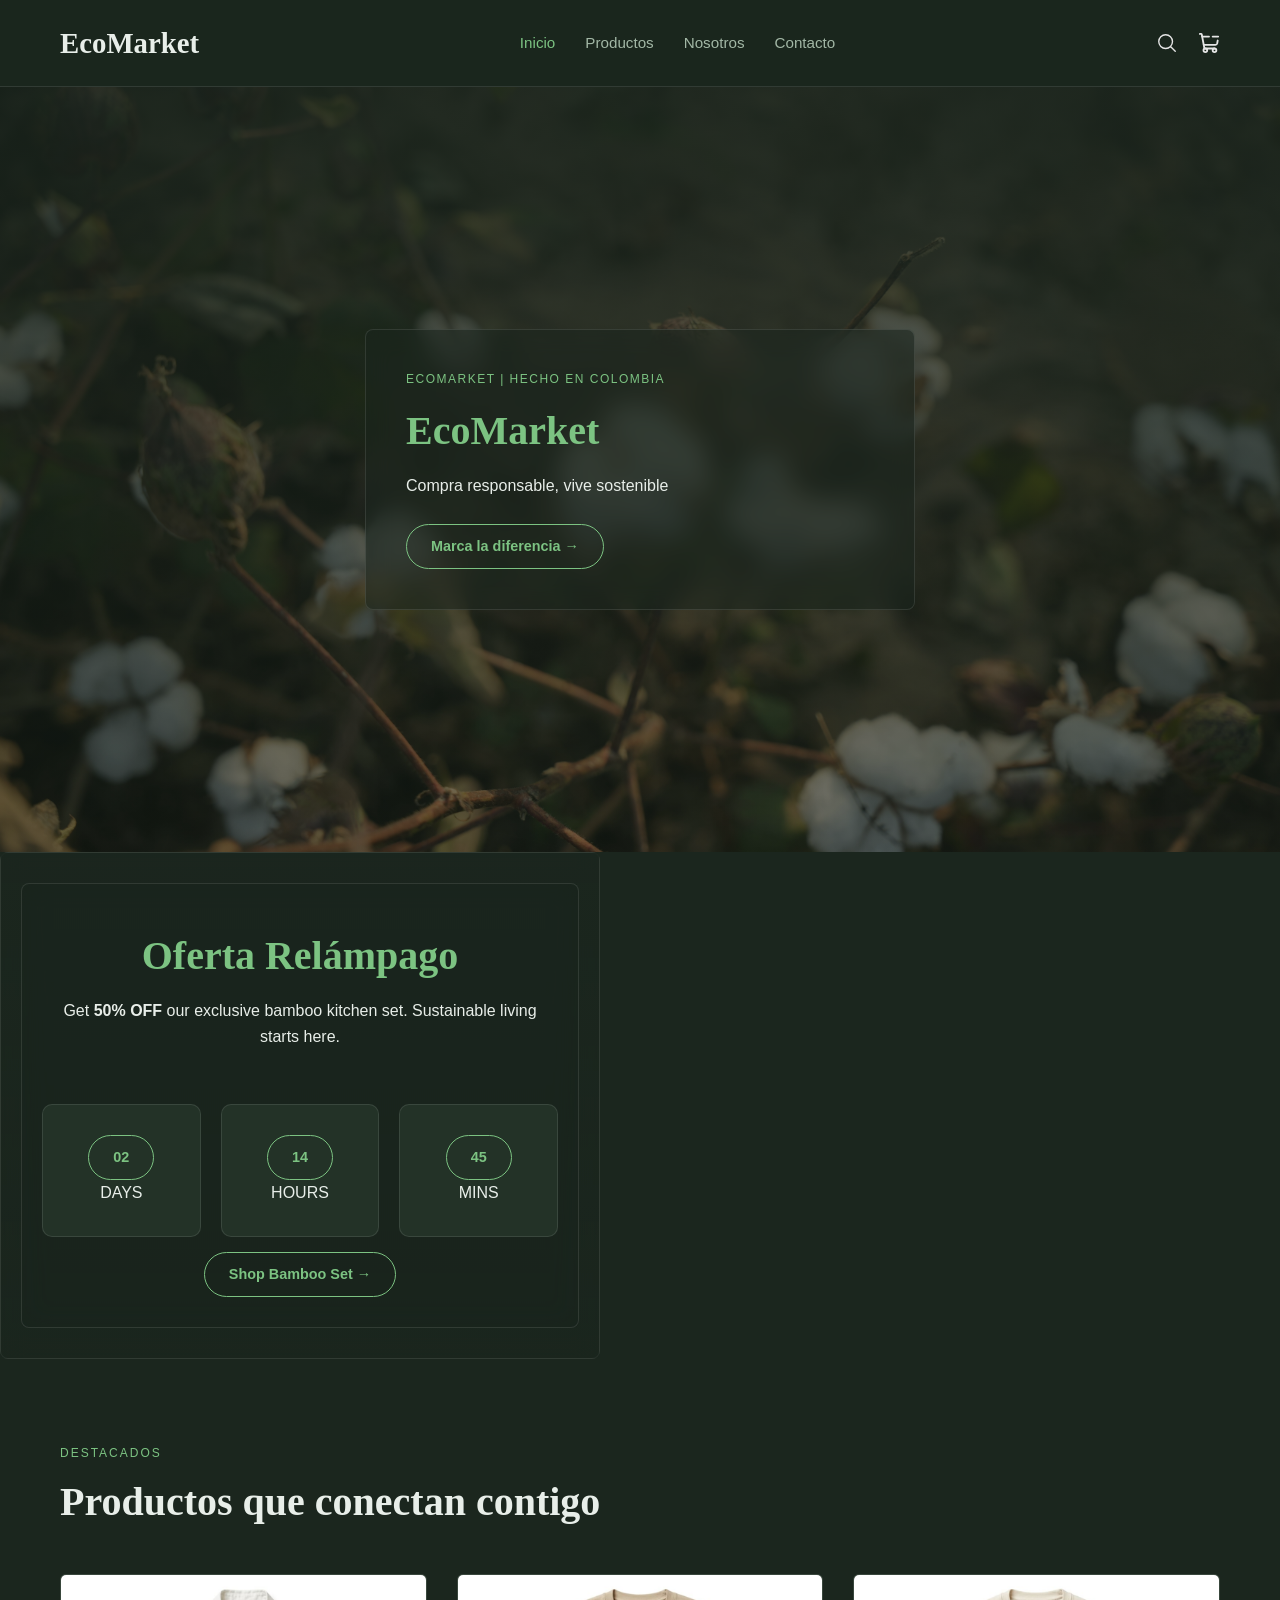
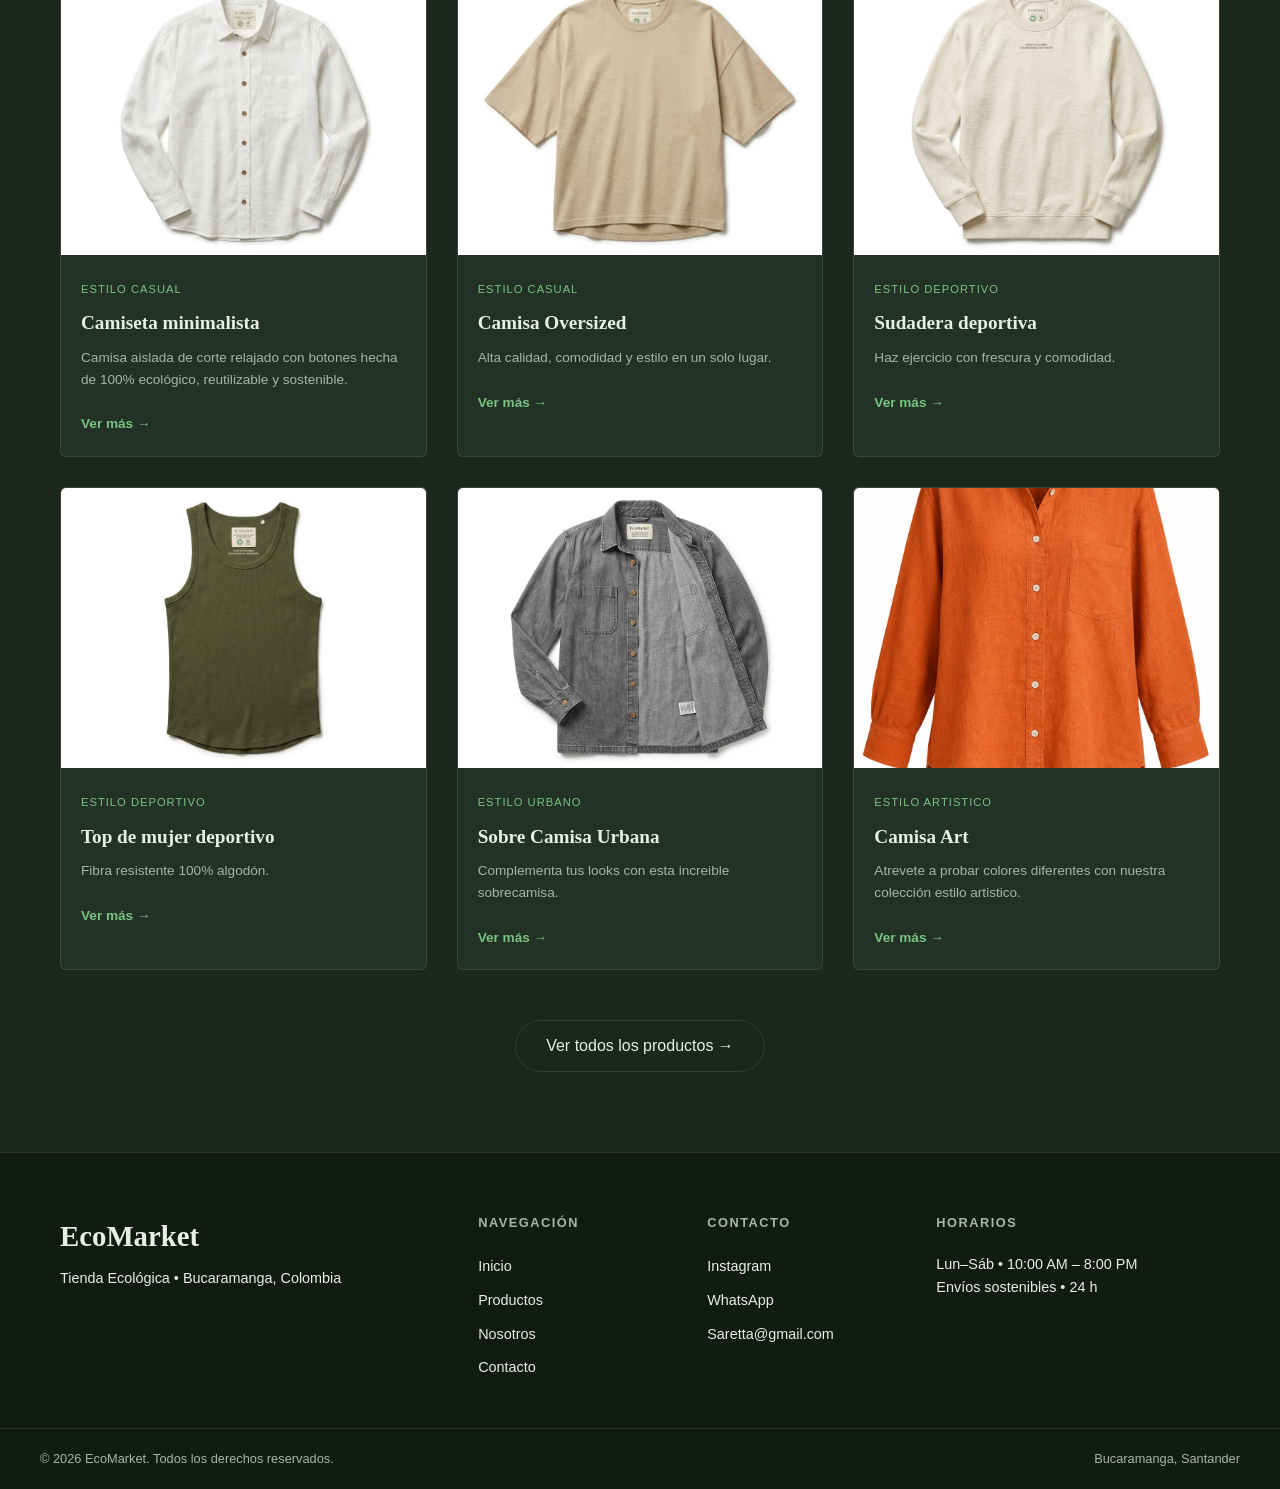
<file: index.html>
<!DOCTYPE html>
<html lang="es">
<head>
    <meta charset="UTF-8">
    <meta name="viewport" content="width=device-width, initial-scale=1.0">
    <title>EcoMarket | Inicio</title>
    <meta name="description" content="EcoMarket - Tienda en línea de productos ecológicos, reutilizables y sustentables.">
    
    <!-- Hojas de estilo CSS -->
    <link rel="stylesheet" href="css/main.css">
    <link rel="stylesheet" href="css/layout.css">
    <link rel="stylesheet" href="css/components.css">
    <link rel="stylesheet" href="css/animations.css">
</head>
<body>

<header class="main-header">
    <div class="header-container">
        <a href="index.html" class="logo">EcoMarket</a>
        
        <!-- Menú principal (se oculta en celular) -->
        <nav class="nav-menu">
            <ul>
                <li><a href="index.html" class="active">Inicio</a></li>
                <li><a href="views/products.html">Productos</a></li>
                <li><a href="views/sobre-nosotros.html">Nosotros</a></li>
                <li><a href="views/contacto.html">Contacto</a></li>
            </ul>
        </nav>

        <!-- Acciones del header -->
        <div class="header-actions">
            <!-- Icono Hamburguesa (Solo visible en celular) -->
            <a href="#menu" class="icon-link menu-toggle" aria-label="Menú">
                <img src="img/icons/menu.svg" alt="Menú" class="header-icon">
            </a>
            <a href="#buscar" class="icon-link" aria-label="Búsqueda">
                <img src="img/icons/lupa.svg" alt="Búsqueda" class="header-icon">
            </a>
<label for="cart-toggle" class="cart-icon-btn">
<span 
                <a href="#carrito" class="icon-link" aria-label="Carrito de compras">
                <img src="img/icons/carrito.svg" alt="Carrito" class="header-icon">
            </a>
</header>

    <main>
        <!-- Banner Principal (Hero Section) -->
        <section class="hero-section">
            <div class="hero-backdrop"></div>
            <div class="hero-card">
                <span class="hero-tagline">EcoMarket | Hecho en Colombia</span>
                <h1 class="hero-title">EcoMarket</h1>
                <p class="hero-subtitle">Compra responsable, vive sostenible</p>
                <a href="views/products.html" class="cta-button">Marca la diferencia &rarr;</a>
            </div>
        </section>

        <section class="Oferta">
            <div class="oferta-card">
            <div class="hero-backdrop"></div>
            <div class="oferta-card">
            <h2 class="hero-title">Oferta Relámpago</h2>
            <p class="oferta-subtitle"> Get <b> 50% OFF</b> our exclusive bamboo kitchen set. Sustainable living starts here. </p>
            <div class="testimonials-carousel"> </div>
            <div class="section-header center">

            </div>
            <div class="testimonials-carousel">

            <div class="testimonial-card">
            <p class="oferta-button"> 02 </p>
            <p class="oferta-subtitle">DAYS</p>
            </div>

            <div class="testimonial-card">
            <p class="oferta-button"> 14 </p>
            <p class="oferta-subtitle">HOURS</p>
            </div>

            <div class="testimonial-card">
            <p class="oferta-button"> 45 </p>
            <p class="oferta-subtitle">MINS</p>
            </div>
            </div>
            <a href="views/products.html" class="oferta-button">Shop Bamboo Set &rarr;</a>
            </div>

        </section>

        <!-- Productos Destacados -->
        <section class="featured-section">
            <div class="section-header">
                <span class="section-tag">DESTACADOS</span>
                <h2>Productos que conectan contigo</h2>
            </div>

            <div class="products-grid">
                <!-- Tarjeta 1 -->
                <article class="product-card">
                    <div class="card-image-wrapper">
                        <img src="img/products/Camiseta-Casual .jpg" alt="Bolsa de Algodón Orgánico">
                    </div>
                    <div class="card-body">
                        <span class="product-category">ESTILO CASUAL</span>
                        <h3 class="product-title">Camiseta minimalista</h3>
                        <p class="product-desc">Camisa aislada de corte relajado con botones hecha de 100% ecológico, reutilizable y sostenible.</p>
                        <a href="views/products.html" class="card-button">Ver más &rarr;</a>
                    </div>
                </article>

                <!-- Tarjeta 2 -->
                <article class="product-card">
                    <div class="card-image-wrapper">
                        <img src="img/products/Camiseta-Casual.jpg" alt="Cepillo de Bambú">
                    </div>
                    <div class="card-body">
                        <span class="product-category">ESTILO CASUAL</span>
                        <h3 class="product-title">Camisa Oversized</h3>
                        <p class="product-desc">Alta calidad, comodidad y estilo en un solo lugar.</p>
                        <a href="views/products.html" class="card-button">Ver más &rarr;</a>
                    </div>
                </article>

                <!-- Tarjeta 3 -->
                <article class="product-card">
                    <div class="card-image-wrapper">
                        <img src="img/products/Sudadera-Deportivo.jpg" alt="Termo de Acero Inoxidable">
                    </div>
                    <div class="card-body">
                        <span class="product-category">ESTILO DEPORTIVO</span>
                        <h3 class="product-title">Sudadera deportiva</h3>
                        <p class="product-desc">Haz ejercicio con frescura y comodidad.</p>
                        <a href="views/products.html" class="card-button">Ver más &rarr;</a>
                    </div>
                </article>

                <!-- Tarjeta 4 -->
                <article class="product-card">
                    <div class="card-image-wrapper">
                        <img src="img/products/Top-Deportivo.jpg" alt="Juego de Cubiertos en Bambú">
                    </div>
                    <div class="card-body">
                        <span class="product-category">ESTILO DEPORTIVO</span>
                        <h3 class="product-title">Top de mujer deportivo</h3>
                        <p class="product-desc">Fibra resistente 100% algodón.</p>
                        <a href="views/products.html" class="card-button">Ver más &rarr;</a>
                    </div>
                </article>

                <!-- Tarjeta 5 -->
                <article class="product-card">
                    <div class="card-image-wrapper">
                        <img src="img/products/Sobre-camisa-Urbana.jpg" alt="Jabón Artesanal Natural">
                    </div>
                    <div class="card-body">
                        <span class="product-category">ESTILO URBANO</span>
                        <h3 class="product-title">Sobre Camisa Urbana</h3>
                        <p class="product-desc">Complementa tus looks con esta increible sobrecamisa.</p>
                        <a href="views/products.html" class="card-button">Ver más &rarr;</a>
                    </div>
                </article>

                <!-- Tarjeta 6 -->
                <article class="product-card">
                    <div class="card-image-wrapper">
                        <img src="img/products/Camisa-Art.jpg" alt="Vela Aromática de Soja">
                    </div>
                    <div class="card-body">
                        <span class="product-category">ESTILO ARTISTICO</span>
                        <h3 class="product-title">Camisa Art</h3>
                        <p class="product-desc">Atrevete a probar colores diferentes con nuestra colección estilo artistico.</p>
                        <a href="views/products.html" class="card-button">Ver más &rarr;</a>
                    </div>
                </article>
            </div>

            <div class="catalog-cta">
<a href="views/products.html" class="view-all-button">Ver todos los productos &rarr;</a>
            </div>
        </section>
    </main>

    <!-- Pie de Página (Footer) -->
    <footer class="main-footer">
        <div class="footer-container">
            <div class="footer-col brand-col">
                <h3 class="footer-logo">EcoMarket</h3>
                <p class="footer-subtext">Tienda Ecológica • Bucaramanga, Colombia</p>
            </div>

            <div class="footer-col">
                <h4>NAVEGACIÓN</h4>
                <ul>
                    <li><a href="index.html">Inicio</a></li>
                    <li><a href="views/products.html">Productos</a></li>
                    <li><a href="views/sobre-nosotros.html">Nosotros</a></li>
                    <li><a href="views/contacto.html">Contacto</a></li>
                </ul>
            </div>

            <div class="footer-col">
                <h4>CONTACTO</h4>
                <ul>
                    <li><a href="https://instagram.com" target="_blank" rel="noopener">Instagram</a></li>
                    <li><a href="https://whatsapp.com" target="_blank" rel="noopener">WhatsApp</a></li>
                    <li><a href="mailto:saretta">Saretta@gmail.com</a></li>
                </ul>
            </div>

            <div class="footer-col">
                <h4>HORARIOS</h4>
                <p>Lun–Sáb • 10:00 AM – 8:00 PM</p>
                <p>Envíos sostenibles • 24 h</p>
            </div>
        </div>

        <div class="footer-bottom">
            <div class="footer-bottom-container">
                <p>&copy; 2026 EcoMarket. Todos los derechos reservados.</p>
                <p>Bucaramanga, Santander</p>
            </div>
        </div>
    </footer>

</body>
</html>
</file>
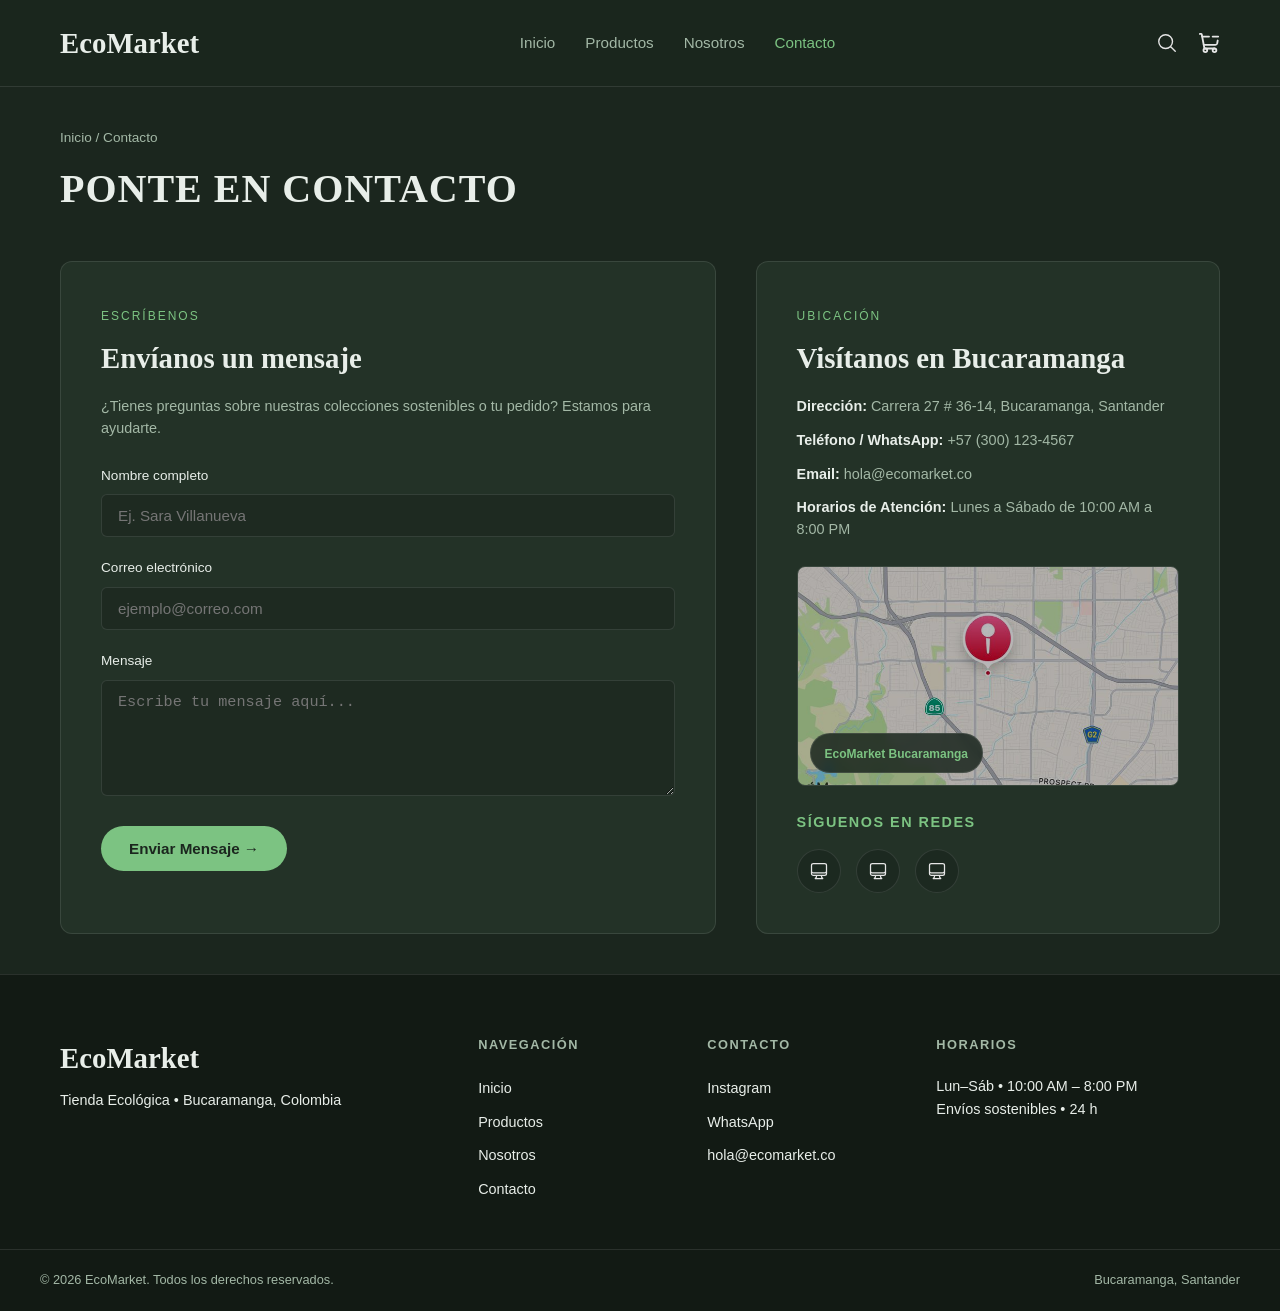
<file: views/contacto.html>
<!DOCTYPE html>
<html lang="es">
<head>
    <meta charset="UTF-8">
    <meta name="viewport" content="width=device-width, initial-scale=1.0">
    <title>EcoMarket | Contacto</title>
    <meta name="description" content="Ponte en contacto con el equipo de EcoMarket en Bucaramanga.">
    
    <!-- Hojas de estilo CSS (Rutas relativas desde views/) -->
    <link rel="stylesheet" href="../css/main.css">
    <link rel="stylesheet" href="../css/layout.css">
    <link rel="stylesheet" href="../css/components.css">
    <link rel="stylesheet" href="../css/animations.css">
</head>
<body>

    <!-- Encabezado (Header) -->
    <header class="main-header">
        <div class="header-container">
            <a href="../index.html" class="logo">EcoMarket</a>
            
            <nav class="nav-menu">
                <ul>
                    <li><a href="../index.html">Inicio</a></li>
                    <li><a href="productos.html">Productos</a></li>
                    <li><a href="sobre-nosotros.html">Nosotros</a></li>
                    <li><a href="contacto.html" class="active">Contacto</a></li>
                </ul>
            </nav>

            <div class="header-actions">
                <a href="#menu" class="icon-link menu-toggle" aria-label="Menú">
                    <img src="../img/icons/menu.svg" alt="Menú" class="header-icon">
                </a>
                <a href="#buscar" class="icon-link" aria-label="Búsqueda">
                    <img src="../img/icons/lupa.svg" alt="Búsqueda" class="header-icon">
                </a>
                <a href="#carrito" class="icon-link" aria-label="Carrito de compras">
                    <img src="../img/icons/carrito.svg" alt="Carrito" class="header-icon">
                </a>
            </div>
        </div>
    </header>

    <main class="contact-main">
        <!-- Breadcrumbs y Título -->
        <div class="contact-header-container">
            <nav class="breadcrumbs">
                <a href="../index.html">Inicio</a> / <span>Contacto</span>
            </nav>
            <h1 class="contact-title">PONTE EN CONTACTO</h1>
        </div>

        <!-- Layout Principal: Formulario + Info & Mapa -->
        <div class="contact-layout">
            
            <!-- Formulario Inteligente con Validación Visual CSS -->
            <section class="contact-form-card">
                <span class="section-tag">ESCRÍBENOS</span>
                <h2>Envíanos un mensaje</h2>
                <p class="form-description">¿Tienes preguntas sobre nuestras colecciones sostenibles o tu pedido? Estamos para ayudarte.</p>

                <form class="intelligent-form" action="#" method="POST" novalidate>
                    <div class="form-group">
                        <label for="nombre">Nombre completo</label>
                        <input type="text" id="nombre" name="nombre" placeholder="Ej. Sara Villanueva" required minlength="3">
                        <span class="field-msg invalid-msg">Por favor ingresa tu nombre (mínimo 3 caracteres).</span>
                    </div>

                    <div class="form-group">
                        <label for="email">Correo electrónico</label>
                        <input type="email" id="email" name="email" placeholder="ejemplo@correo.com" required>
                        <span class="field-msg invalid-msg">Ingresa un correo electrónico válido.</span>
                    </div>

                    <div class="form-group">
                        <label for="mensaje">Mensaje</label>
                        <textarea id="mensaje" name="mensaje" rows="5" placeholder="Escribe tu mensaje aquí..." required minlength="10"></textarea>
                        <span class="field-msg invalid-msg">El mensaje debe contener al menos 10 caracteres.</span>
                    </div>

                    <button type="submit" class="submit-button">Enviar Mensaje &rarr;</button>
                </form>
            </section>

            <!-- Información, Mapa de Ubicación y Redes Sociales -->
            <aside class="contact-info-card">
                <span class="section-tag">UBICACIÓN</span>
                <h2>Visítanos en Bucaramanga</h2>
                
                <div class="info-details">
                    <p><strong>Dirección:</strong> Carrera 27 # 36-14, Bucaramanga, Santander</p>
                    <p><strong>Teléfono / WhatsApp:</strong> +57 (300) 123-4567</p>
                    <p><strong>Email:</strong> hola@ecomarket.co</p>
                    <p><strong>Horarios de Atención:</strong> Lunes a Sábado de 10:00 AM a 8:00 PM</p>
                </div>

                <!-- Mapa de Ubicación Estilizado -->
                <div class="map-container">
                    <img src="../img/hero/Cupertino.jpeg" alt="Mapa de ubicación EcoMarket Bucaramanga" class="static-map-img">
                    <div class="map-overlay">
                        <span class="map-badge">EcoMarket Bucaramanga</span>
                    </div>
                </div>

                <!-- Redes Sociales con animación scale al hacer hover -->
                <div class="social-links-section">
                    <h3>Síguenos en Redes</h3>
                    <div class="social-icons-wrapper">
                        <a href="https://instagram.com" target="_blank" rel="noopener" class="social-icon-btn" aria-label="Instagram">
                            <img src="../img/icons/redessociales.svg" alt="Instagram" class="social-icon">
                        </a>
                        <a href="https://facebook.com" target="_blank" rel="noopener" class="social-icon-btn" aria-label="Facebook">
                            <img src="../img/icons/redessociales.svg" alt="Facebook" class="social-icon">
                        </a>
                        <a href="https://whatsapp.com" target="_blank" rel="noopener" class="social-icon-btn" aria-label="WhatsApp">
                            <img src="../img/icons/redessociales.svg" alt="WhatsApp" class="social-icon">
                        </a>
                    </div>
                </div>
            </aside>

        </div>
    </main>

    <!-- Pie de Página (Footer) -->
    <footer class="main-footer">
        <div class="footer-container">
            <div class="footer-col brand-col">
                <h3 class="footer-logo">EcoMarket</h3>
                <p class="footer-subtext">Tienda Ecológica • Bucaramanga, Colombia</p>
            </div>

            <div class="footer-col">
                <h4>NAVEGACIÓN</h4>
                <ul>
                    <li><a href="../index.html">Inicio</a></li>
                    <li><a href="productos.html">Productos</a></li>
                    <li><a href="sobre-nosotros.html">Nosotros</a></li>
                    <li><a href="contacto.html">Contacto</a></li>
                </ul>
            </div>

            <div class="footer-col">
                <h4>CONTACTO</h4>
                <ul>
                    <li><a href="https://instagram.com" target="_blank" rel="noopener">Instagram</a></li>
                    <li><a href="https://whatsapp.com" target="_blank" rel="noopener">WhatsApp</a></li>
                    <li><a href="mailto:hola@ecomarket.co">hola@ecomarket.co</a></li>
                </ul>
            </div>

            <div class="footer-col">
                <h4>HORARIOS</h4>
                <p>Lun–Sáb • 10:00 AM – 8:00 PM</p>
                <p>Envíos sostenibles • 24 h</p>
            </div>
        </div>

        <div class="footer-bottom">
            <div class="footer-bottom-container">
                <p>&copy; 2026 EcoMarket. Todos los derechos reservados.</p>
                <p>Bucaramanga, Santander</p>
            </div>
        </div>
    </footer>

</body>
</html>
</file>
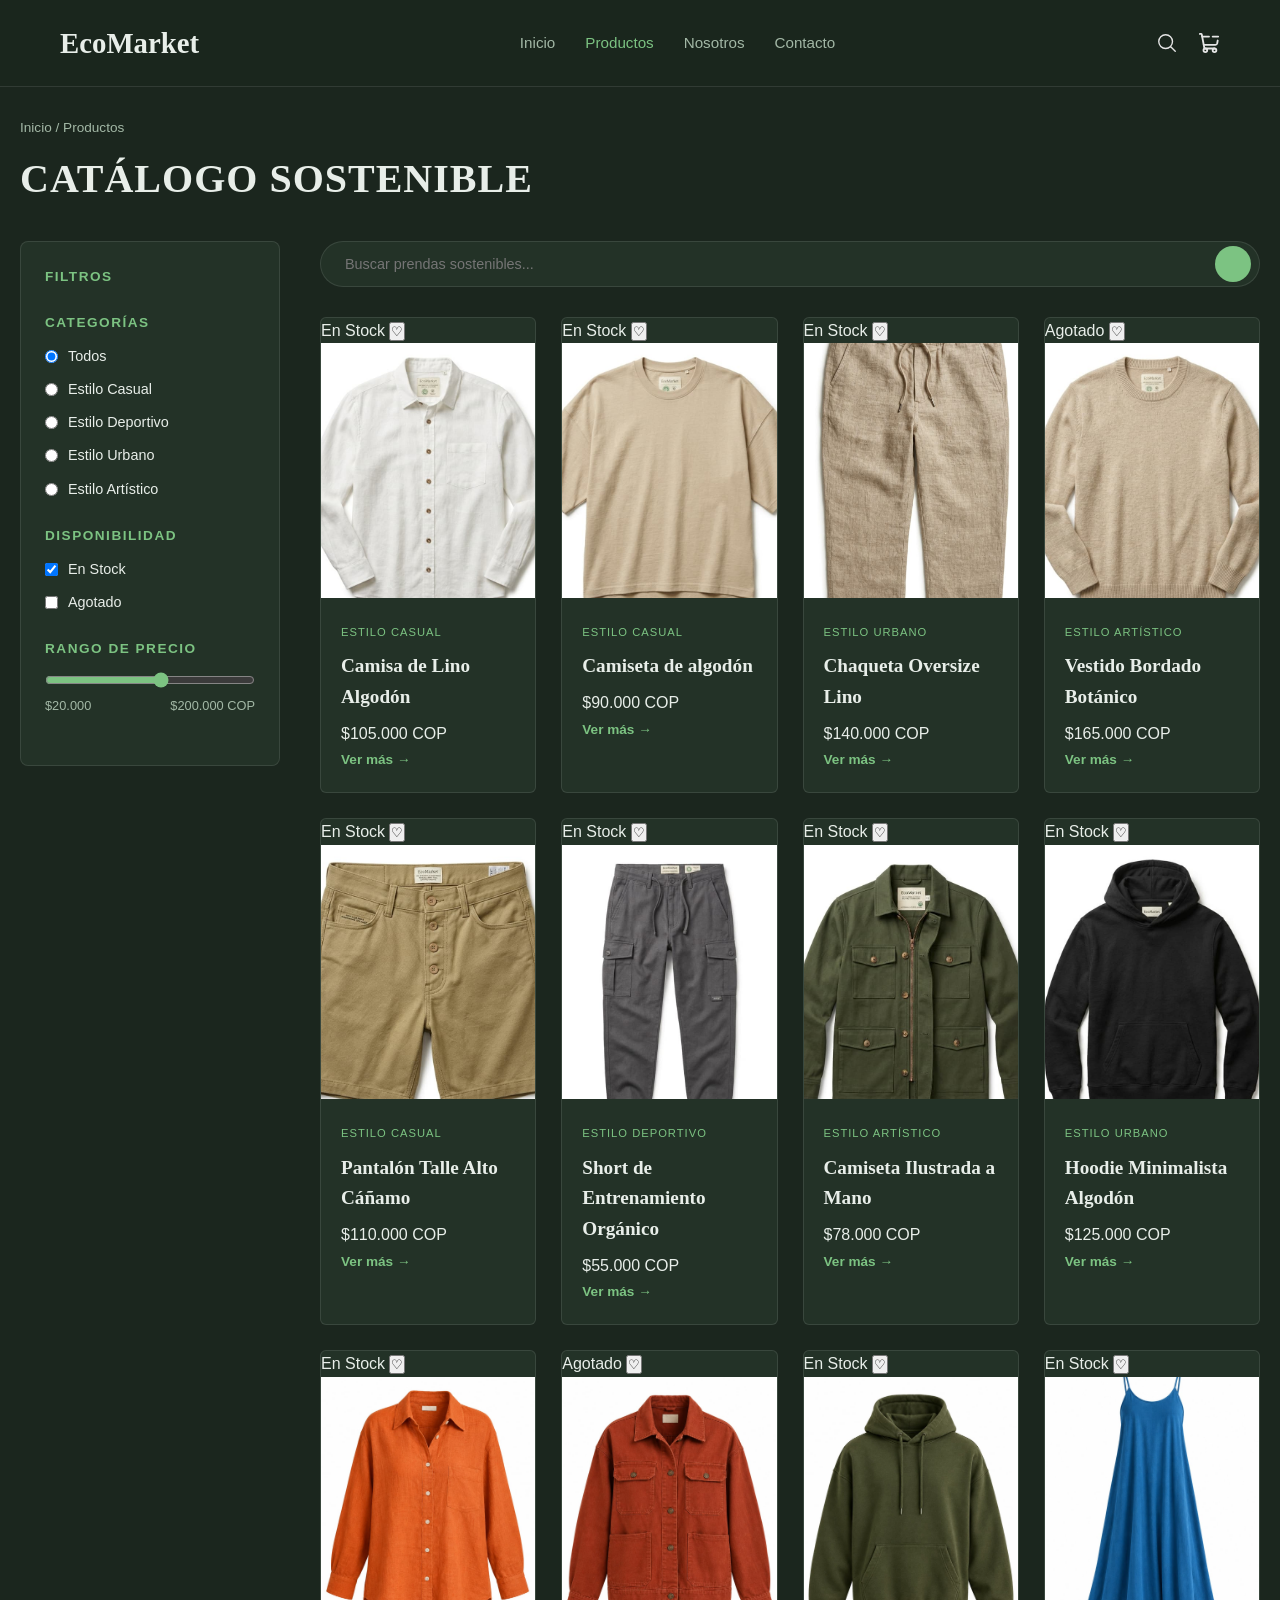
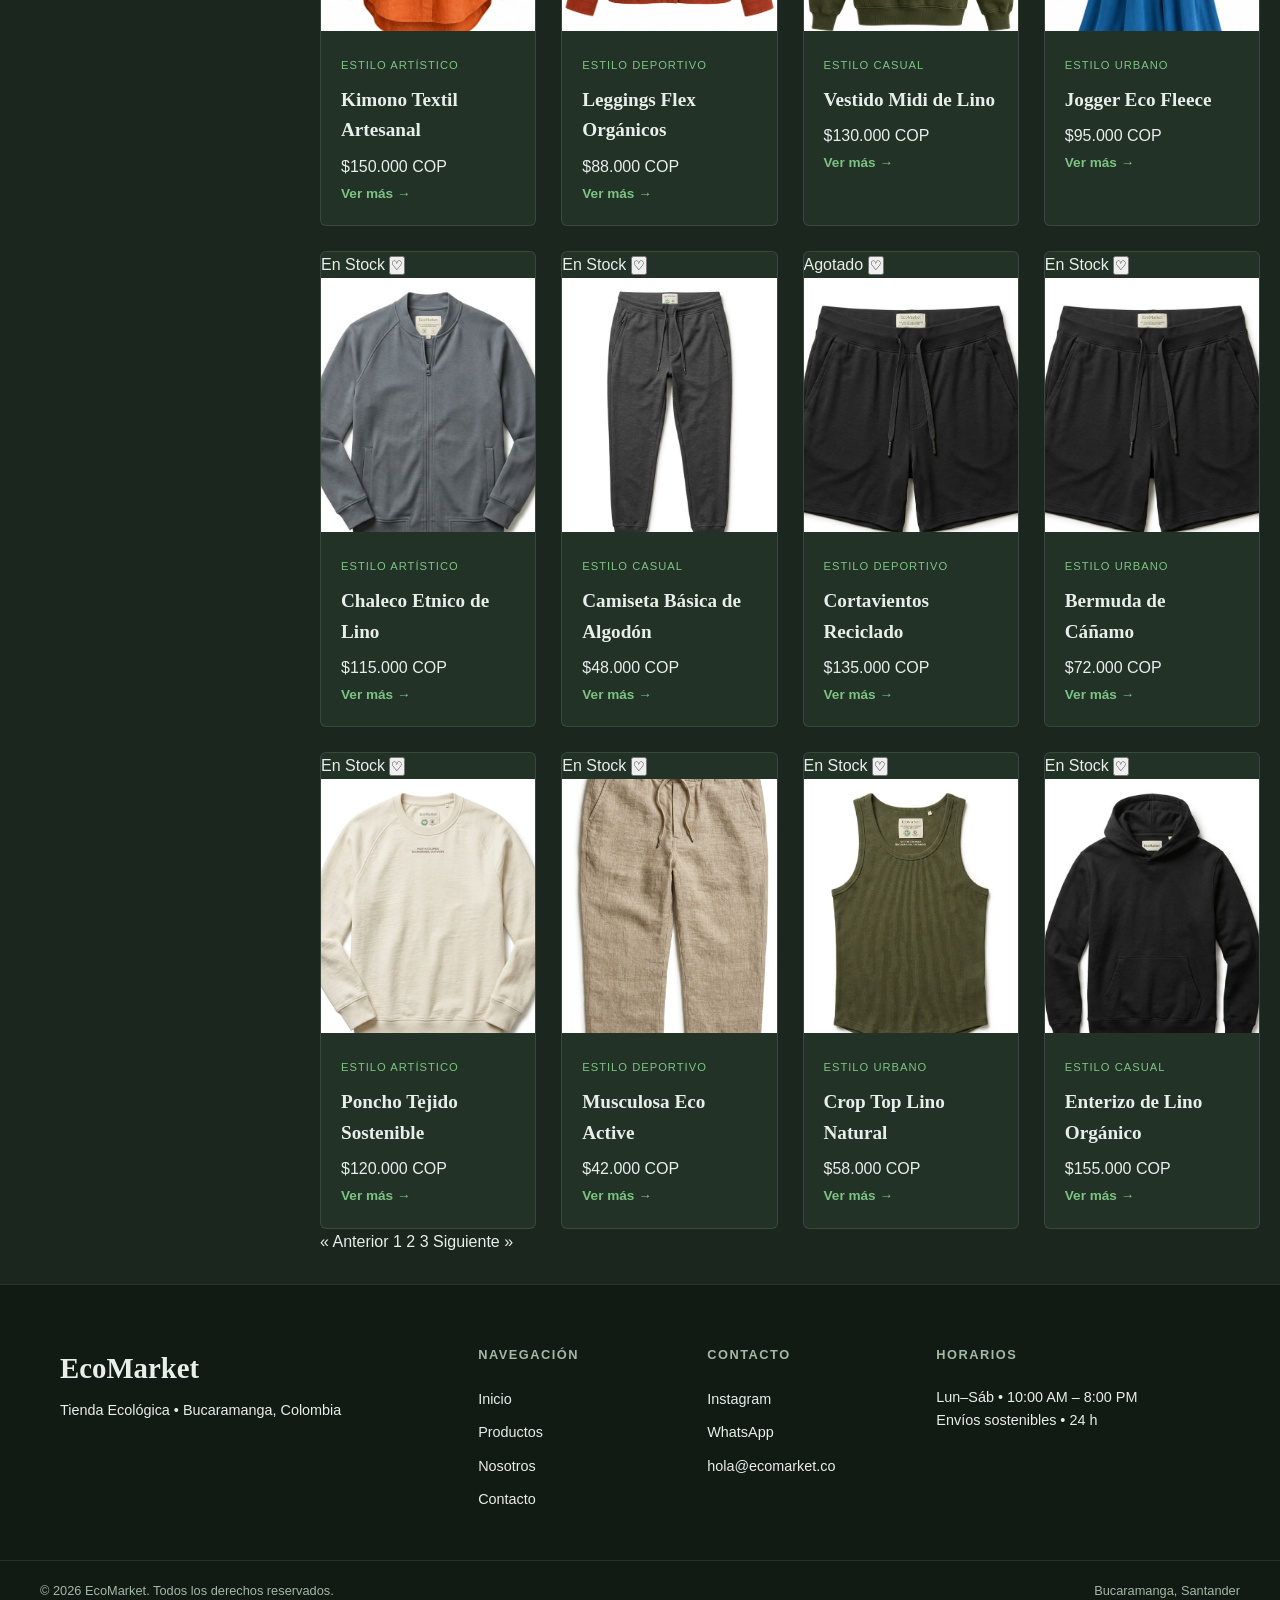
<file: views/products.html>
<!DOCTYPE html>
<html lang="es">
<head>
    <meta charset="UTF-8">
    <meta name="viewport" content="width=device-width, initial-scale=1.0">
    <title>EcoMarket | Catálogo Sostenible</title>
    <meta name="description" content="Explora el catálogo completo de prendas ecológicas y moda sostenible de EcoMarket.">
    
    <link rel="stylesheet" href="../css/main.css">
    <link rel="stylesheet" href="../css/layout.css">
    <link rel="stylesheet" href="../css/components.css">
    <link rel="stylesheet" href="../css/animations.css">
</head>
<body>

    <!-- Encabezado (Header) -->
    <header class="main-header">
        <div class="header-container">
            <a href="../index.html" class="logo">EcoMarket</a>
            
            <nav class="nav-menu">
                <ul>
                    <li><a href="../index.html">Inicio</a></li>
                    <li><a href="productos.html" class="active">Productos</a></li>
                    <li><a href="sobre-nosotros.html">Nosotros</a></li>
                    <li><a href="contacto.html">Contacto</a></li>
                </ul>
            </nav>

            <div class="header-actions">
                <a href="#menu" class="icon-link menu-toggle" aria-label="Menú">
                    <img src="../img/icons/menu.svg" alt="Menú" class="header-icon">
                </a>
                <a href="#buscar" class="icon-link" aria-label="Búsqueda">
                    <img src="../img/icons/lupa.svg" alt="Búsqueda" class="header-icon">
                </a>
                <a href="#carrito" class="icon-link" aria-label="Carrito de compras">
                    <img src="../img/icons/carrito.svg" alt="Carrito" class="header-icon">
                </a>
            </div>
        </div>
    </header>

    <main class="catalog-main">
        <!-- Breadcrumbs y Título -->
        <div class="catalog-header-container">
            <nav class="breadcrumbs">
                <a href="../index.html">Inicio</a> / <span>Productos</span>
            </nav>
            <h1 class="catalog-title">CATÁLOGO SOSTENIBLE</h1>
        </div>

        <!-- Contenedor Principal: Filtros + Buscador + Grid -->
        <div class="catalog-layout">
            
            <!-- Barra lateral de Filtros (Sticky) -->
            <aside class="filters-sidebar">
                <div class="filter-group">
                    <h3>FILTROS</h3>
                </div>

<div class="filter-group">
    <h4>Categorías</h4>
    <ul class="filter-list">
        <li><label><input type="radio" name="categoria" id="filtro-todos" checked> Todos</label></li>
        <li><label><input type="radio" name="categoria" id="filtro-casual"> Estilo Casual</label></li>
        <li><label><input type="radio" name="categoria" id="filtro-deportivo"> Estilo Deportivo</label></li>
        <li><label><input type="radio" name="categoria" id="filtro-urbano"> Estilo Urbano</label></li>
        <li><label><input type="radio" name="categoria" id="filtro-artistico"> Estilo Artístico</label></li>
    </ul>
</div>

                <div class="filter-group">
                    <h4>Disponibilidad</h4>
                    <ul>
                        <li><label><input type="checkbox" checked> En Stock</label></li>
                        <li><label><input type="checkbox"> Agotado</label></li>
                    </ul>
                </div>

                <div class="filter-group">
    <h4>Rango de Precio</h4>
    <div class="price-slider-container">
        <input type="range" min="20000" max="200000" step="5000" value="120000" class="price-range-input" aria-label="Rango de precio">
        <div class="price-values">
            <span>$20.000</span>
            <span>$200.000 COP</span>
        </div>
    </div>
</div>
            </aside>

            <!-- Sección de Contenido -->
            <section class="products-content">
                
                <!-- Buscador visual estilizado -->
                <div class="visual-search-bar">
                    <input type="text" placeholder="Buscar prendas sostenibles..." aria-label="Buscar">
                    <button type="submit" aria-label="Buscar">
                        <img src="../img/icons/lupa.svg" alt="Buscar" class="search-btn-icon">
                    </button>
                </div>

                <!-- Grid de 20 Productos -->
                <div class="catalog-grid">

                    <!-- Producto 1 -->
                    <article class="product-card cat-casual stock-in">
                        <div class="card-image-wrapper">
                            <span class="stock-badge">En Stock</span>
                            <button class="favorite-btn" aria-label="Añadir a favoritos">&#9825;</button>
                            <img src="../img/products/Camiseta-Casual .jpg" alt="Camisa de Lino Casual">
                        </div>
                        <div class="card-body">
                            <span class="product-category">ESTILO CASUAL</span>
                            <h3 class="product-title">Camisa de Lino Algodón</h3>
                            <p class="product-price">$105.000 COP</p>
                            <a href="#" class="card-button">Ver más &rarr;</a>
                        </div>
                    </article>

                    <!-- Producto 2 -->
                    <article class="product-card cat-casual">
                        <div class="card-image-wrapper">
                            <span class="stock-badge">En Stock</span>
                            <button class="favorite-btn" aria-label="Añadir a favoritos">&#9825;</button>
                            <img src="../img/products/Camiseta-Casual.jpg" alt="Top Deportivo de Cáñamo">
                        </div>
                        <div class="card-body">
                            <span class="product-category">ESTILO CASUAL</span>
                            <h3 class="product-title">Camiseta de algodón</h3>
                            <p class="product-price">$90.000 COP</p>
                            <a href="#" class="card-button">Ver más &rarr;</a>
                        </div>
                    </article>

                    <!-- Producto 3 -->
                    <article class="product-card cat-casual">
                        <div class="card-image-wrapper">
                            <span class="stock-badge">En Stock</span>
                            <button class="favorite-btn" aria-label="Añadir a favoritos">&#9825;</button>
                            <img src="../img/products/Pantalon-casual.jpg" alt="Chaqueta Urbana de Lino">
                        </div>
                        <div class="card-body">
                            <span class="product-category">ESTILO URBANO</span>
                            <h3 class="product-title">Chaqueta Oversize Lino</h3>
                            <p class="product-price">$140.000 COP</p>
                            <a href="#" class="card-button">Ver más &rarr;</a>
                        </div>
                    </article>

                    <!-- Producto 4 -->
                    <article class="product-card cat-casual">
                        <div class="card-image-wrapper">
                            <span class="stock-badge agotado">Agotado</span>
                            <button class="favorite-btn" aria-label="Añadir a favoritos">&#9825;</button>
                            <img src="../img/products/Sueter (1).jpg" alt="Vestido Bordado Botánico">
                        </div>
                        <div class="card-body">
                            <span class="product-category">ESTILO ARTÍSTICO</span>
                            <h3 class="product-title">Vestido Bordado Botánico</h3>
                            <p class="product-price">$165.000 COP</p>
                            <a href="#" class="card-button">Ver más &rarr;</a>
                        </div>
                    </article>

                    <!-- Producto 5 -->
                    <article class="product-card cat-urbano">
                        <div class="card-image-wrapper">
                            <span class="stock-badge">En Stock</span>
                            <button class="favorite-btn" aria-label="Añadir a favoritos">&#9825;</button>
                            <img src="../img/products/Bermuda-urbano.jpg" alt="Pantalón Casual de Cáñamo">
                        </div>
                        <div class="card-body">
                            <span class="product-category">ESTILO CASUAL</span>
                            <h3 class="product-title">Pantalón Talle Alto Cáñamo</h3>
                            <p class="product-price">$110.000 COP</p>
                            <a href="#" class="card-button">Ver más &rarr;</a>
                        </div>
                    </article>

                    <!-- Producto 6 -->
                    <article class="product-card cat-urbano">
                        <div class="card-image-wrapper">
                            <span class="stock-badge">En Stock</span>
                            <button class="favorite-btn" aria-label="Añadir a favoritos">&#9825;</button>
                            <img src="../img/products/Cargo-urbano.jpg" alt="Short Deportivo Sostenible">
                        </div>
                        <div class="card-body">
                            <span class="product-category">ESTILO DEPORTIVO</span>
                            <h3 class="product-title">Short de Entrenamiento Orgánico</h3>
                            <p class="product-price">$55.000 COP</p>
                            <a href="#" class="card-button">Ver más &rarr;</a>
                        </div>
                    </article>

                    <!-- Producto 7 -->
                    <article class="product-card cat-urbano">
                        <div class="card-image-wrapper">
                            <span class="stock-badge">En Stock</span>
                            <button class="favorite-btn" aria-label="Añadir a favoritos">&#9825;</button>
                            <img src="../img/products/Chaqueta-urbano.jpg" alt="Camiseta Graphic Art">
                        </div>
                        <div class="card-body">
                            <span class="product-category">ESTILO ARTÍSTICO</span>
                            <h3 class="product-title">Camiseta Ilustrada a Mano</h3>
                            <p class="product-price">$78.000 COP</p>
                            <a href="#" class="card-button">Ver más &rarr;</a>
                        </div>
                    </article>

                    <!-- Producto 8 -->
                    <article class="product-card cat-urbano">
                        <div class="card-image-wrapper">
                            <span class="stock-badge">En Stock</span>
                            <button class="favorite-btn" aria-label="Añadir a favoritos">&#9825;</button>
                            <img src="../img/products/Saco-urbano.jpg" alt="Hoodie Urbano Reciclado">
                        </div>
                        <div class="card-body">
                            <span class="product-category">ESTILO URBANO</span>
                            <h3 class="product-title">Hoodie Minimalista Algodón</h3>
                            <p class="product-price">$125.000 COP</p>
                            <a href="#" class="card-button">Ver más &rarr;</a>
                        </div>
                    </article>

                    <!-- Producto 9 -->
                    <article class="product-card cat-artistico">
                        <div class="card-image-wrapper">
                            <span class="stock-badge">En Stock</span>
                            <button class="favorite-btn" aria-label="Añadir a favoritos">&#9825;</button>
                            <img src="../img/products/Camisa-Art.jpg" alt="Kimono Artesanal">
                        </div>
                        <div class="card-body">
                            <span class="product-category">ESTILO ARTÍSTICO</span>
                            <h3 class="product-title">Kimono Textil Artesanal</h3>
                            <p class="product-price">$150.000 COP</p>
                            <a href="#" class="card-button">Ver más &rarr;</a>
                        </div>
                    </article>

                    <!-- Producto 10 -->
                    <article class="product-card cat-artistico">
                        <div class="card-image-wrapper">
                            <span class="stock-badge agotado">Agotado</span>
                            <button class="favorite-btn" aria-label="Añadir a favoritos">&#9825;</button>
                            <img src="../img/products/Chaqueta-art.jpg" alt="Leggings Biodegradables">
                        </div>
                        <div class="card-body">
                            <span class="product-category">ESTILO DEPORTIVO</span>
                            <h3 class="product-title">Leggings Flex Orgánicos</h3>
                            <p class="product-price">$88.000 COP</p>
                            <a href="#" class="card-button">Ver más &rarr;</a>
                        </div>
                    </article>

                    <!-- Producto 11 -->
                    <article class="product-card cat-artistico">
                        <div class="card-image-wrapper">
                            <span class="stock-badge">En Stock</span>
                            <button class="favorite-btn" aria-label="Añadir a favoritos">&#9825;</button>
                            <img src="../img/products/Sudadera-Art.jpg" alt="Vestido Casual Fresco">
                        </div>
                        <div class="card-body">
                            <span class="product-category">ESTILO CASUAL</span>
                            <h3 class="product-title">Vestido Midi de Lino</h3>
                            <p class="product-price">$130.000 COP</p>
                            <a href="#" class="card-button">Ver más &rarr;</a>
                        </div>
                    </article>

                    <!-- Producto 12 -->
                    <article class="product-card cat-artistico">
                        <div class="card-image-wrapper">
                            <span class="stock-badge">En Stock</span>
                            <button class="favorite-btn" aria-label="Añadir a favoritos">&#9825;</button>
                            <img src="../img/products/Vestido-art.jpg" alt="Jogger Urbano">
                        </div>
                        <div class="card-body">
                            <span class="product-category">ESTILO URBANO</span>
                            <h3 class="product-title">Jogger Eco Fleece</h3>
                            <p class="product-price">$95.000 COP</p>
                            <a href="#" class="card-button">Ver más &rarr;</a>
                        </div>
                    </article>

                    <!-- Producto 13 -->
                    <article class="product-card cat-deportivo">
                        <div class="card-image-wrapper">
                            <span class="stock-badge">En Stock</span>
                            <button class="favorite-btn" aria-label="Añadir a favoritos">&#9825;</button>
                            <img src="../img/products/Chaqueta-Deportiva.jpg" alt="Chaleco Bordado Artístico">
                        </div>
                        <div class="card-body">
                            <span class="product-category">ESTILO ARTÍSTICO</span>
                            <h3 class="product-title">Chaleco Etnico de Lino</h3>
                            <p class="product-price">$115.000 COP</p>
                            <a href="#" class="card-button">Ver más &rarr;</a>
                        </div>
                    </article>

                    <!-- Producto 14 -->
                    <article class="product-card cat-deportivo">
                        <div class="card-image-wrapper">
                            <span class="stock-badge">En Stock</span>
                            <button class="favorite-btn" aria-label="Añadir a favoritos">&#9825;</button>
                            <img src="../img/products/Jogger-Deportivo.jpg" alt="Camiseta Básica Casual">
                        </div>
                        <div class="card-body">
                            <span class="product-category">ESTILO CASUAL</span>
                            <h3 class="product-title">Camiseta Básica de Algodón</h3>
                            <p class="product-price">$48.000 COP</p>
                            <a href="#" class="card-button">Ver más &rarr;</a>
                        </div>
                    </article>

                    <!-- Producto 15 -->
                    <article class="product-card cat-deportivo">
                        <div class="card-image-wrapper">
                            <span class="stock-badge agotado">Agotado</span>
                            <button class="favorite-btn" aria-label="Añadir a favoritos">&#9825;</button>
                            <img src="../img/products/Shorts-Deportivo (1).jpg" alt="Chaqueta Deportiva">
                        </div>
                        <div class="card-body">
                            <span class="product-category">ESTILO DEPORTIVO</span>
                            <h3 class="product-title">Cortavientos Reciclado</h3>
                            <p class="product-price">$135.000 COP</p>
                            <a href="#" class="card-button">Ver más &rarr;</a>
                        </div>
                    </article>

                    <!-- Producto 16 -->
                    <article class="product-card cat-deportivo">
                        <div class="card-image-wrapper">
                            <span class="stock-badge">En Stock</span>
                            <button class="favorite-btn" aria-label="Añadir a favoritos">&#9825;</button>
                            <img src="../img/products/Shorts-Deportivo.jpg" alt="Bermuda Urbana">
                        </div>
                        <div class="card-body">
                            <span class="product-category">ESTILO URBANO</span>
                            <h3 class="product-title">Bermuda de Cáñamo</h3>
                            <p class="product-price">$72.000 COP</p>
                            <a href="#" class="card-button">Ver más &rarr;</a>
                        </div>
                    </article>

                    <!-- Producto 17 -->
                    <article class="product-card cat-deportivo">
                        <div class="card-image-wrapper">
                            <span class="stock-badge">En Stock</span>
                            <button class="favorite-btn" aria-label="Añadir a favoritos">&#9825;</button>
                            <img src="../img/products/Sudadera-Deportivo.jpg" alt="Poncho Artístico">
                        </div>
                        <div class="card-body">
                            <span class="product-category">ESTILO ARTÍSTICO</span>
                            <h3 class="product-title">Poncho Tejido Sostenible</h3>
                            <p class="product-price">$120.000 COP</p>
                            <a href="#" class="card-button">Ver más &rarr;</a>
                        </div>
                    </article>

                    <!-- Producto 18 -->
                    <article class="product-card cat-casual">
                        <div class="card-image-wrapper">
                            <span class="stock-badge">En Stock</span>
                            <button class="favorite-btn" aria-label="Añadir a favoritos">&#9825;</button>
                            <img src="../img/products/Pantalon-casual.jpg" alt="Musculosa Deportiva">
                        </div>
                        <div class="card-body">
                            <span class="product-category">ESTILO DEPORTIVO</span>
                            <h3 class="product-title">Musculosa Eco Active</h3>
                            <p class="product-price">$42.000 COP</p>
                            <a href="#" class="card-button">Ver más &rarr;</a>
                        </div>
                    </article>

                    <!-- Producto 19 -->
                    <article class="product-card cat-deportivo">
                        <div class="card-image-wrapper">
                            <span class="stock-badge">En Stock</span>
                            <button class="favorite-btn" aria-label="Añadir a favoritos">&#9825;</button>
                            <img src="../img/products/Top-Deportivo.jpg" alt="Top Urbano">
                        </div>
                        <div class="card-body">
                            <span class="product-category">ESTILO URBANO</span>
                            <h3 class="product-title">Crop Top Lino Natural</h3>
                            <p class="product-price">$58.000 COP</p>
                            <a href="#" class="card-button">Ver más &rarr;</a>
                        </div>
                    </article>

                    <!-- Producto 20 -->
                    <article class="product-card cat-urbano">
                        <div class="card-image-wrapper">
                            <span class="stock-badge">En Stock</span>
                            <button class="favorite-btn" aria-label="Añadir a favoritos">&#9825;</button>
                            <img src="../img/products/Saco-urbano.jpg" alt="Enterizo Casual">
                        </div>
                        <div class="card-body">
                            <span class="product-category">ESTILO CASUAL</span>
                            <h3 class="product-title">Enterizo de Lino Orgánico</h3>
                            <p class="product-price">$155.000 COP</p>
                            <a href="#" class="card-button">Ver más &rarr;</a>
                        </div>
                    </article>

                </div>

                <!-- Paginación Visual -->
                <div class="pagination">
                    <a href="#" class="page-link disabled">&laquo; Anterior</a>
                    <a href="#" class="page-link active">1</a>
                    <a href="#" class="page-link">2</a>
                    <a href="#" class="page-link">3</a>
                    <a href="#" class="page-link">Siguiente &raquo;</a>
                </div>
            </section>

        </div>
    </main>

    <!-- Pie de Página (Footer) -->
    <footer class="main-footer">
        <div class="footer-container">
            <div class="footer-col brand-col">
                <h3 class="footer-logo">EcoMarket</h3>
                <p class="footer-subtext">Tienda Ecológica • Bucaramanga, Colombia</p>
            </div>

            <div class="footer-col">
                <h4>NAVEGACIÓN</h4>
                <ul>
                    <li><a href="../index.html">Inicio</a></li>
                    <li><a href="productos.html">Productos</a></li>
                    <li><a href="sobre-nosotros.html">Nosotros</a></li>
                    <li><a href="contacto.html">Contacto</a></li>
                </ul>
            </div>

            <div class="footer-col">
                <h4>CONTACTO</h4>
                <ul>
                    <li><a href="https://instagram.com" target="_blank" rel="noopener">Instagram</a></li>
                    <li><a href="https://whatsapp.com" target="_blank" rel="noopener">WhatsApp</a></li>
                    <li><a href="mailto:hola@ecomarket.co">hola@ecomarket.co</a></li>
                </ul>
            </div>

            <div class="footer-col">
                <h4>HORARIOS</h4>
                <p>Lun–Sáb • 10:00 AM – 8:00 PM</p>
                <p>Envíos sostenibles • 24 h</p>
            </div>
        </div>

        <div class="footer-bottom">
            <div class="footer-bottom-container">
                <p>&copy; 2026 EcoMarket. Todos los derechos reservados.</p>
                <p>Bucaramanga, Santander</p>
            </div>
        </div>
    </footer>

</body>
</html>
</file>
<file: css/main.css>
:root {
    --verde: #2ecc71;
    --verde-oscuro: #27ae60;
    --beige: #f5f5dc;
    --texto: #2d3a2e;
    --texto-suave: #5f6f62;
    --blanco: #ffffff;
    --rojo: #e74c3c;
    --radio: 12px;
    --sombra: 0 2px 8px rgba(0,0,0,.08);
    --sombra-hover: 0 12px 24px rgba(0,0,0,.15);
    --fuente: system-ui, -apple-system, "Segoe UI", Roboto, sans-serif;
}

*, *::before, *::after { box-sizing: border-box; margin: 0; padding: 0; }

html { scroll-behavior: smooth; }

body {
    font-family: var(--fuente);
    color: var(--texto);
    background: var(--beige);
    line-height: 1.6;
}

img { max-width: 100%; display: block; }
a { color: inherit; text-decoration: none; }
ul { list-style: none; }

:root {
    --bg-dark: #1b261e;          /* Verde profundo de fondo estilo Maison Rouge */
    --bg-card: #233227;          /* Verde oliva oscuro para tarjetas */
    --accent-green: #7cc382;      /* Verde claro para destacados y botones */
    --accent-hover: #98d99e;      /* Verde hover */
    --text-light: #e8eee9;        /* Blanco hueso para lectura clara */
    --text-muted: #a3b8a6;       /* Texto secundario atenudado */
    --border-color: rgba(255, 255, 255, 0.1);
    --font-heading: 'Georgia', serif;
    --font-body: 'Helvetica Neue', Arial, sans-serif;
}

* {
    margin: 0;
    padding: 0;
    box-sizing: border-box;
}

body {
    background-color: var(--bg-dark);
    color: var(--text-light);
    font-family: var(--font-body);
    line-height: 1.6;
}

a {
    color: inherit;
    text-decoration: none;
}
</file>
<file: css/layout.css>
/* ==========================================
   1. ENCABEZADO (HEADER) - MOBILE FIRST
   ========================================== */
.main-header {
    position: sticky;
    top: 0;
    z-index: 1000;
    background-color: rgba(27, 38, 30, 0.95);
    backdrop-filter: blur(10px);
    -webkit-backdrop-filter: blur(10px);
    border-bottom: 1px solid var(--border-color);
}

.header-container {
    max-width: 1200px;
    margin: 0 auto;
    padding: 12px 20px;
    display: flex;
    justify-content: space-between;
    align-items: center;
}

.logo {
    font-family: var(--font-heading);
    font-size: 1.5rem;
    font-weight: bold;
    color: var(--text-light);
}

/* 📱 Móvil por defecto: Ocultar enlaces de texto para dejar vista limpia */
.nav-menu {
    display: none;
}

.header-actions {
    display: flex;
    align-items: center;
    gap: 16px;
}

.header-icon {
    width: 20px;
    height: 20px;
    filter: invert(0.9);
    display: block;
}

/* El botón hamburguesa se muestra únicamente en móvil */
.menu-toggle {
    display: block;
}

/* 💻 Escritorio (Desde 768px): Mostrar menú horizontal completo */
@media (min-width: 768px) {
    .header-container {
        padding: 20px;
    }

    .logo {
        font-size: 1.8rem;
    }

    .nav-menu {
        display: block;
    }

    .nav-menu ul {
        display: flex;
        list-style: none;
        gap: 30px;
    }

    .nav-menu a {
        font-size: 0.95rem;
        color: var(--text-muted);
        transition: color 0.3s ease;
    }

    .nav-menu a.active, 
    .nav-menu a:hover {
        color: var(--accent-green);
    }

    .header-actions {
        gap: 20px;
    }

    .header-icon {
        width: 22px;
        height: 22px;
    }

    .menu-toggle {
        display: none;
    }
}


/* ==========================================
2. HERO SECTION (INICIO) - MOBILE FIRST
   ========================================== */
.hero-section {
    position: relative;
    min-height: 80vh;
    

    background-image: url("../img/hero/fondojiji.jpg"); 
    
    background-size: cover;
    background-position: center;
    background-repeat: no-repeat;
    display: flex;
    align-items: center;
    justify-content: center;
    padding: 40px 20px;
}

.hero-backdrop {
    position: absolute;
    top: 0; 
    left: 0; 
    width: 100%; 
    height: 100%;
    background: linear-gradient(180deg, rgba(27, 38, 30, 0.85) 0%, rgba(27, 38, 30, 0.5) 100%);
}

.hero-card {
    position: relative;
    z-index: 2;
    width: 100%;
    max-width: 550px;
    background: rgba(27, 38, 30, 0.55);
    backdrop-filter: blur(12px);
    -webkit-backdrop-filter: blur(12px);
    border: 1px solid var(--border-color);
    padding: 30px 20px;
    border-radius: 8px;
    text-align: center;
}

.hero-tagline {
    display: block;
    font-size: 0.75rem;
    color: var(--accent-green);
    letter-spacing: 1.5px;
    text-transform: uppercase;
    margin-bottom: 5px;
}

.hero-title {
    font-family: var(--font-heading);
    font-size: 2.5rem;
    color: var(--accent-green);
    margin: 10px 0;
}

.hero-subtitle {
    font-size: 1rem;
    color: var(--text-light);
    margin-bottom: 25px;
}

@media (min-width: 768px) {
    .hero-section {
        height: 85vh;
        justify-content: flex-start;
        padding: 0 8%;
    }

    .hero-backdrop {
        background: linear-gradient(90deg, rgba(27, 38, 30, 0.85) 0%, rgba(27, 38, 30, 0.4) 100%);
    }

    .hero-card {
        padding: 40px;
        text-align: left;
    }

    .hero-tagline {
        font-size: 0.85rem;
    }

    .hero-title {
        font-size: 3.5rem;
    }

    .hero-subtitle {
        font-size: 1.2rem;
    }
}


/* ==========================================
   3. SECCIÓN DESTACADOS (INICIO)
   ========================================== */
.featured-section {
    max-width: 1200px;
    margin: 50px auto;
    padding: 0 20px;
}

.section-tag {
    font-size: 0.75rem;
    color: var(--accent-green);
    letter-spacing: 2px;
}

.section-header h2 {
    font-family: var(--font-heading);
    font-size: 1.8rem;
    margin-top: 5px;
    margin-bottom: 30px;
}

.products-grid {
    display: grid;
    grid-template-columns: 1fr;
    gap: 20px;
}

@media (min-width: 600px) {
    .featured-section {
        margin: 80px auto;
    }

    .section-header h2 {
        font-size: 2.2rem;
        margin-bottom: 40px;
    }

    .products-grid {
        grid-template-columns: repeat(2, 1fr);
        gap: 25px;
    }
}

@media (min-width: 992px) {
    .section-header h2 {
        font-size: 2.5rem;
    }

    .products-grid {
        grid-template-columns: repeat(3, 1fr);
        gap: 30px;
    }
}


/* ==========================================
   4. CATÁLOGO Y FILTROS (PRODUCTOS)
   ========================================== */
.catalog-main {
    max-width: 1300px;
    margin: 30px auto;
    padding: 0 20px;
}

.catalog-header-container {
    margin-bottom: 30px;
}

.breadcrumbs {
    font-size: 0.85rem;
    color: var(--text-muted);
    margin-bottom: 8px;
}

.breadcrumbs a {
    color: var(--text-muted);
}

.breadcrumbs a:hover {
    color: var(--accent-green);
}

.catalog-title {
    font-family: var(--font-heading);
    font-size: 2rem;
    color: var(--text-light);
    letter-spacing: 1px;
}

/* Layout vertical por defecto en móvil */
.catalog-layout {
    display: flex;
    flex-direction: column;
    gap: 30px;
}

/* Sidebar de Filtros estilizada */
.filters-sidebar {
    background-color: var(--bg-card);
    border: 1px solid var(--border-color);
    padding: 24px;
    border-radius: 8px;
}

.filter-group {
    margin-bottom: 24px;
}

.filter-group h3, 
.filter-group h4 {
    font-size: 0.85rem;
    letter-spacing: 1.5px;
    color: var(--accent-green);
    margin-bottom: 12px;
    text-transform: uppercase;
}

.filter-group ul {
    list-style: none;
}

.filter-group li {
    margin-bottom: 10px;
    font-size: 0.9rem;
}

.filter-group label {
    display: flex;
    align-items: center;
    gap: 10px;
    cursor: pointer;
    color: var(--text-light);
}

.price-range-label {
    font-size: 0.85rem;
    color: var(--text-muted);
}

/* Buscador visual estilizado */
.visual-search-bar {
    display: flex;
    background-color: var(--bg-card);
    border: 1px solid var(--border-color);
    border-radius: 30px;
    padding: 4px 8px;
    margin-bottom: 30px;
}

.visual-search-bar input {
    flex: 1;
    background: transparent;
    border: none;
    padding: 10px 16px;
    color: var(--text-light);
    font-size: 0.9rem;
    outline: none;
}

.visual-search-bar button {
    background: var(--accent-green);
    border: none;
    padding: 8px 18px;
    border-radius: 20px;
    color: var(--bg-dark);
    font-weight: bold;
    cursor: pointer;
}

/* Matriz de productos */
.catalog-grid {
    display: grid;
    grid-template-columns: 1fr;
    gap: 20px;
}

/* Adaptabilidad a Tablet y Desktop */
@media (min-width: 768px) {
    .catalog-grid {
        grid-template-columns: repeat(2, 1fr);
        gap: 25px;
    }
}

@media (min-width: 992px) {
    .catalog-layout {
        flex-direction: row;
        align-items: flex-start;
        gap: 40px;
    }

    .filters-sidebar {
        width: 260px;
        position: sticky;
        top: 100px;
        flex-shrink: 0;
    }

    .products-content {
        flex: 1;
    }

    .catalog-grid {
        grid-template-columns: repeat(3, 1fr);
        gap: 25px;
    }

    .catalog-title {
        font-size: 2.5rem;
    }
}

@media (min-width: 1200px) {
    .catalog-grid {
        grid-template-columns: repeat(4, 1fr);
    }
}


/* ==========================================
   5. PIE DE PÁGINA (FOOTER) - MOBILE FIRST
   ========================================== */
.main-footer {
    background-color: #121a14;
    border-top: 1px solid var(--border-color);
    padding-top: 40px;
}

.footer-container {
    max-width: 1200px;
    margin: 0 auto;
    padding: 0 20px 30px;
    display: grid;
    grid-template-columns: 1fr;
    gap: 30px;
}

.footer-logo {
    font-family: var(--font-heading);
    font-size: 1.6rem;
    margin-bottom: 8px;
}

.footer-subtext {
    color: var(--text-muted);
    font-size: 0.85rem;
}

.footer-col h4 {
    font-size: 0.75rem;
    letter-spacing: 1.5px;
    color: var(--text-muted);
    margin-bottom: 15px;
}

.footer-col ul {
    list-style: none;
}

.footer-col li {
    margin-bottom: 8px;
}

.footer-col a, 
.footer-col p {
    color: var(--text-light);
    font-size: 0.85rem;
    transition: color 0.3s ease;
}

.footer-col a:hover {
    color: var(--accent-green);
}

.footer-bottom {
    border-top: 1px solid var(--border-color);
    padding: 20px;
}

.footer-bottom-container {
    max-width: 1200px;
    margin: 0 auto;
    display: flex;
    flex-direction: column;
    gap: 8px;
    text-align: center;
    font-size: 0.75rem;
    color: var(--text-muted);
}

@media (min-width: 992px) {
    .main-footer {
        padding-top: 60px;
    }

    .footer-container {
        padding-bottom: 40px;
        grid-template-columns: 2fr 1fr 1fr 1.5fr;
        gap: 40px;
    }

    .footer-logo {
        font-size: 1.8rem;
    }

    .footer-subtext,
    .footer-col a, 
    .footer-col p {
        font-size: 0.9rem;
    }

    .footer-col h4 {
        font-size: 0.8rem;
        margin-bottom: 20px;
    }

    .footer-bottom-container {
        flex-direction: row;
        justify-content: space-between;
        text-align: left;
        font-size: 0.8rem;
    }
}
/* ==========================================
CONTROL DESLIZANTE DE PRECIOS
========================================== */
.price-slider-container {
    display: flex;
    flex-direction: column;
    gap: 8px;
    margin-top: 8px;
}

.price-range-input {
    width: 100%;
    accent-color: var(--accent-green); /* Pone el deslizador con el verde de EcoMarket */
    cursor: pointer;
}

.price-values {
    display: flex;
    justify-content: space-between;
    font-size: 0.8rem;
    color: var(--text-muted);
}
/* ==========================================
FILTRADO DINÁMICO CON CSS PURO (SIN JS)
   ========================================== */

/* Por defecto, cuando "Todos" está seleccionado, se muestra todo */
.catalog-grid .product-card {
    display: flex;
    flex-direction: column;
    transition: all 0.3s ease;
}

/* Si se selecciona "Estilo Casual" */
.catalog-layout:has(#filtro-casual:checked) .product-card:not(.cat-casual),
/* Si se selecciona "Estilo Deportivo" */
.catalog-layout:has(#filtro-deportivo:checked) .product-card:not(.cat-deportivo),
/* Si se selecciona "Estilo Urbano" */
.catalog-layout:has(#filtro-urbano:checked) .product-card:not(.cat-urbano),
/* Si se selecciona "Estilo Artístico" */
.catalog-layout:has(#filtro-artistico:checked) .product-card:not(.cat-artistico) {
    display: none;
}
/* ==========================================
   ESTILOS PÁGINA SOBRE NOSOTROS
   ========================================== */
.about-main {
    max-width: 1200px;
    margin: 40px auto;
    padding: 0 20px;
}

.about-header-container {
    margin-bottom: 40px;
}

.about-title {
    font-family: var(--font-heading);
    font-size: 2.2rem;
    color: var(--text-light);
    letter-spacing: 1px;
}

/* 1. Sección Historia (Flexbox) */
.about-history-section {
    display: flex;
    flex-direction: column;
    gap: 30px;
    align-items: center;
    background-color: var(--bg-card);
    border: 1px solid var(--border-color);
    border-radius: 12px;
    overflow: hidden;
    padding: 30px;
    margin-bottom: 60px;
}

.history-image-wrapper {
    width: 100%;
    max-height: 400px;
    overflow: hidden;
    border-radius: 8px;
}

.history-image-wrapper img {
    width: 100%;
    height: 100%;
    object-fit: cover;
}

.history-text-content {
    flex: 1;
}

.history-text-content h2 {
    font-family: var(--font-heading);
    font-size: 1.8rem;
    color: var(--text-light);
    margin: 10px 0 20px 0;
}

.history-text-content p {
    color: var(--text-muted);
    font-size: 0.95rem;
    line-height: 1.6;
    margin-bottom: 15px;
}

/* 2. Principios Ecológicos */
.principles-section {
    margin-bottom: 60px;
}

.section-header.center {
    text-align: center;
    margin-bottom: 40px;
}

.principles-grid {
    display: grid;
    grid-template-columns: 1fr;
    gap: 20px;
}

.principle-card {
    background-color: var(--bg-card);
    border: 1px solid var(--border-color);
    padding: 30px 20px;
    border-radius: 8px;
    text-align: center;
    transition: transform 0.3s ease, border-color 0.3s ease;
}

.principle-card:hover {
    transform: translateY(-5px);
    border-color: var(--accent-green);
}

.principle-icon-wrapper {
    width: 50px;
    height: 50px;
    margin: 0 auto 20px auto;
    background: rgba(124, 195, 130, 0.1);
    border-radius: 50%;
    display: flex;
    align-items: center;
    justify-content: center;
}

.principle-icon {
    width: 24px;
    height: 24px;
    filter: invert(0.7) sepia(1) saturate(3) hue-rotate(80deg);
}

.principle-card h3 {
    font-size: 1.1rem;
    color: var(--text-light);
    margin-bottom: 10px;
}

.principle-card p {
    font-size: 0.85rem;
    color: var(--text-muted);
    line-height: 1.5;
}

/* 3. Testimonios (Carrusel CSS con animación hover) */
.testimonials-section {
    margin-bottom: 60px;
}

.testimonials-carousel {
    display: flex;
    overflow-x: auto;
    gap: 20px;
    padding-bottom: 15px;
    scroll-snap-type: x mandatory;
}

.testimonial-card {
    flex: 0 0 100%;
    scroll-snap-align: center;
    background-color: var(--bg-card);
    border: 1px solid var(--border-color);
    padding: 30px;
    border-radius: 10px;
    transition: transform 0.3s ease, background-color 0.3s ease;
}

/* Animación visual al pasar el mouse sobre las tarjetas de testimonio */
.testimonial-card:hover {
    transform: translateY(-6px);
    background-color: rgba(35, 50, 39, 0.6);
    border-color: var(--accent-green);
}

.stars {
    color: #f4d03f;
    font-size: 1rem;
    margin-bottom: 15px;
    letter-spacing: 2px;
}

.testimonial-card .comment {
    font-size: 0.95rem;
    color: var(--text-light);
    font-style: italic;
    line-height: 1.6;
    margin-bottom: 20px;
}

.client-name {
    font-size: 0.85rem;
    font-weight: bold;
    color: var(--accent-green);
}

/* ==========================================
   MEDIA QUERIES (RESPONSIVIDAD ESCRITORIO)
   ========================================== */
@media (min-width: 768px) {
    .about-history-section {
        flex-direction: row;
        padding: 40px;
        gap: 40px;
    }

    .history-image-wrapper {
        width: 45%;
        max-height: none;
    }

    .principles-grid {
        grid-template-columns: repeat(3, 1fr);
        gap: 25px;
    }

    .testimonials-carousel {
        display: grid;
        grid-template-columns: repeat(3, 1fr);
        overflow-x: visible;
    }

    .testimonial-card {
        flex: unset;
    }

    .about-title {
        font-size: 2.5rem;
    }
}
/* ==========================================
   ESTILOS PÁGINA DE CONTACTO (MOBILE FIRST)
   ========================================== */
.contact-main {
    max-width: 1200px;
    margin: 40px auto;
    padding: 0 20px;
}

.contact-header-container {
    margin-bottom: 40px;
}

.contact-title {
    font-family: var(--font-heading);
    font-size: 2.2rem;
    color: var(--text-light);
    letter-spacing: 1px;
}

.contact-layout {
    display: flex;
    flex-direction: column;
    gap: 40px;
}

/* Tarjeta del Formulario Inteligente */
.contact-form-card, 
.contact-info-card {
    background-color: var(--bg-card);
    border: 1px solid var(--border-color);
    padding: 30px 20px;
    border-radius: 12px;
}

.contact-form-card h2, 
.contact-info-card h2 {
    font-family: var(--font-heading);
    font-size: 1.8rem;
    color: var(--text-light);
    margin: 8px 0 15px;
}

.form-description {
    color: var(--text-muted);
    font-size: 0.9rem;
    line-height: 1.5;
    margin-bottom: 25px;
}

/* Formulario e Insumos */
.intelligent-form {
    display: flex;
    flex-direction: column;
    gap: 20px;
}

.form-group {
    display: flex;
    flex-direction: column;
    gap: 8px;
}

.form-group label {
    font-size: 0.85rem;
    color: var(--text-light);
    font-weight: 500;
}

.form-group input, 
.form-group textarea {
    background-color: rgba(27, 38, 30, 0.6);
    border: 1.5px solid var(--border-color);
    border-radius: 6px;
    padding: 12px 16px;
    color: var(--text-light);
    font-size: 0.95rem;
    outline: none;
    transition: border-color 0.3s ease, box-shadow 0.3s ease;
}

/* VALIDACIÓN VISUAL CSS (:valid / :invalid) */
.form-group input:not(:placeholder-shown):valid, 
.form-group textarea:not(:placeholder-shown):valid {
    border-color: #52b788;
    box-shadow: 0 0 5px rgba(82, 183, 136, 0.3);
}

.form-group input:not(:placeholder-shown):invalid, 
.form-group textarea:not(:placeholder-shown):invalid {
    border-color: #e07a5f;
    box-shadow: 0 0 5px rgba(224, 122, 95, 0.3);
}

/* Mensajes de error cuando el campo es inválido */
.field-msg {
    font-size: 0.75rem;
    display: none;
}

.form-group input:not(:placeholder-shown):invalid ~ .field-msg,
.form-group textarea:not(:placeholder-shown):invalid ~ .field-msg {
    display: block;
    color: #e07a5f;
}

.submit-button {
    background-color: var(--accent-green);
    color: var(--bg-dark);
    font-weight: bold;
    font-size: 0.95rem;
    padding: 14px 28px;
    border: none;
    border-radius: 30px;
    cursor: pointer;
    transition: transform 0.3s ease, background-color 0.3s ease;
    align-self: flex-start;
    margin-top: 10px;
}

.submit-button:hover {
    transform: translateY(-2px);
    background-color: #92d898;
}

/* Información de contacto */
.info-details p {
    color: var(--text-muted);
    font-size: 0.9rem;
    margin-bottom: 12px;
    line-height: 1.5;
}

.info-details strong {
    color: var(--text-light);
}

/* Mapa de Ubicación Estilizado */
.map-container {
    position: relative;
    border-radius: 8px;
    overflow: hidden;
    height: 220px;
    margin: 25px 0;
    border: 1px solid var(--border-color);
}

.static-map-img {
    width: 100%;
    height: 100%;
    object-fit: cover;
    filter: brightness(0.7) contrast(1.1);
}

.map-overlay {
    position: absolute;
    bottom: 12px;
    left: 12px;
    background: rgba(27, 38, 30, 0.85);
    padding: 6px 14px;
    border-radius: 20px;
    border: 1px solid var(--border-color);
    backdrop-filter: blur(4px);
}

.map-badge {
    font-size: 0.75rem;
    color: var(--accent-green);
    font-weight: bold;
}

/* Redes Sociales con animación scale al hacer hover */
.social-links-section h3 {
    font-size: 0.9rem;
    letter-spacing: 1.5px;
    color: var(--accent-green);
    margin-bottom: 15px;
    text-transform: uppercase;
}

.social-icons-wrapper {
    display: flex;
    gap: 15px;
}

.social-icon-btn {
    width: 44px;
    height: 44px;
    background-color: rgba(27, 38, 30, 0.7);
    border: 1px solid var(--border-color);
    border-radius: 50%;
    display: flex;
    align-items: center;
    justify-content: center;
    transition: transform 0.3s ease, border-color 0.3s ease, background-color 0.3s ease;
}

/* ANIMACIÓN SCALE EN HOVER */
.social-icon-btn:hover {
    transform: scale(1.15); /* Crece un 15% */
    border-color: var(--accent-green);
    background-color: var(--accent-green);
}

.social-icon-btn:hover .social-icon {
    filter: invert(0.1);
}

.social-icon {
    width: 20px;
    height: 20px;
    filter: invert(0.9);
    transition: filter 0.3s ease;
}

/* ESCRITORIO (Desde 992px) */
@media (min-width: 992px) {
    .contact-layout {
        flex-direction: row;
        gap: 40px;
    }

    .contact-form-card {
        flex: 1.2;
        padding: 40px;
    }

    .contact-info-card {
        flex: 0.8;
        padding: 40px;
    }

    .contact-title {
        font-size: 2.5rem;
    }
}

.hero-section {
    position: relative;
    min-height: 80vh;
    

    background-image: url("../img/hero/fondojiji.jpg"); 
    
    background-size: cover;
    background-position: center;
    background-repeat: no-repeat;
    display: flex;
    align-items: center;
    justify-content: center;
    padding: 40px 20px;
}

.hero-backdrop {
    position: absolute;
    top: 0; 
    left: 0; 
    width: 100%; 
    height: 100%;
    background: linear-gradient(180deg, rgba(27, 38, 30, 0.85) 0%, rgba(27, 38, 30, 0.5) 100%);
}

.oferta-card {
    position: relative;
    z-index: 2;
    width: 100%;
    max-width: 600px;
    background: rgba(27, 38, 30, 0.55);
    backdrop-filter: blur(12px);
    -webkit-backdrop-filter: blur(12px);
    border: 1px solid var(--border-color);
    padding: 30px 20px;
    border-radius: 8px;
    text-align: center;
}

.hero-tagline {
    display: block;
    font-size: 0.75rem;
    color: var(--accent-green);
    letter-spacing: 1.5px;
    text-transform: uppercase;
    margin-bottom: 5px;
}

.hero-title {
    font-family: var(--font-heading);
    font-size: 2.5rem;
    color: var(--accent-green);
    margin: 10px 0;
}

.hero-subtitle {
    font-size: 1rem;
    color: var(--text-light);
    margin-bottom: 25px;
}
</file>
<file: css/components.css>
/* Product Cards */
.product-card {
    background-color: var(--bg-card);
    border: 1px solid var(--border-color);
    border-radius: 6px;
    overflow: hidden;
    transition: transform 0.3s ease, box-shadow 0.3s ease;
}

.card-image-wrapper {
    height: 280px;
    overflow: hidden;
}

.card-image-wrapper img {
    width: 100%;
    height: 100%;
    object-fit: cover;
}

.card-body {
    padding: 20px;
}

.product-category {
    font-size: 0.7rem;
    color: var(--accent-green);
    letter-spacing: 1px;
}

.product-title {
    font-family: var(--font-heading);
    font-size: 1.2rem;
    margin: 8px 0;
}

.product-desc {
    font-size: 0.85rem;
    color: var(--text-muted);
    margin-bottom: 20px;
}

/* Botones */
.cta-button {
    display: inline-block;
    border: 1px solid var(--accent-green);
    color: var(--accent-green);
    padding: 10px 24px;
    border-radius: 30px;
    font-weight: bold;
    font-size: 0.9rem;
    transition: all 0.3s;
}

.cta-button:hover {
    background-color: var(--accent-green);
    color: var(--bg-dark);
}

.card-button {
    font-size: 0.85rem;
    color: var(--accent-green);
    font-weight: bold;
}

.catalog-cta {
    text-align: center;
    margin-top: 50px;
}

.view-all-button {
    display: inline-block;
    border: 1px solid var(--border-color);
    padding: 12px 30px;
    border-radius: 30px;
    color: var(--text-light);
    transition: all 0.3s;
}

.view-all-button:hover {
    border-color: var(--accent-green);
    color: var(--accent-green);
}

/* Botones */
.oferta-button {
    display: inline-block;
    border: 1px solid var(--accent-green);
    color: var(--accent-green);
    padding: 10px 24px;
    border-radius: 30px;
    font-weight: bold;
    font-size: 0.9rem;
    transition: all 0.3s;
}

.oferta-button:hover {
    background-color: var(--accent-green);
    color: var(--bg-dark);
}
</file>
<file: css/animations.css>
.product-card:hover {
    transform: translateY(-8px);
    box-shadow: 0 12px 24px rgba(0, 0, 0, 0.4);
}
</file>
